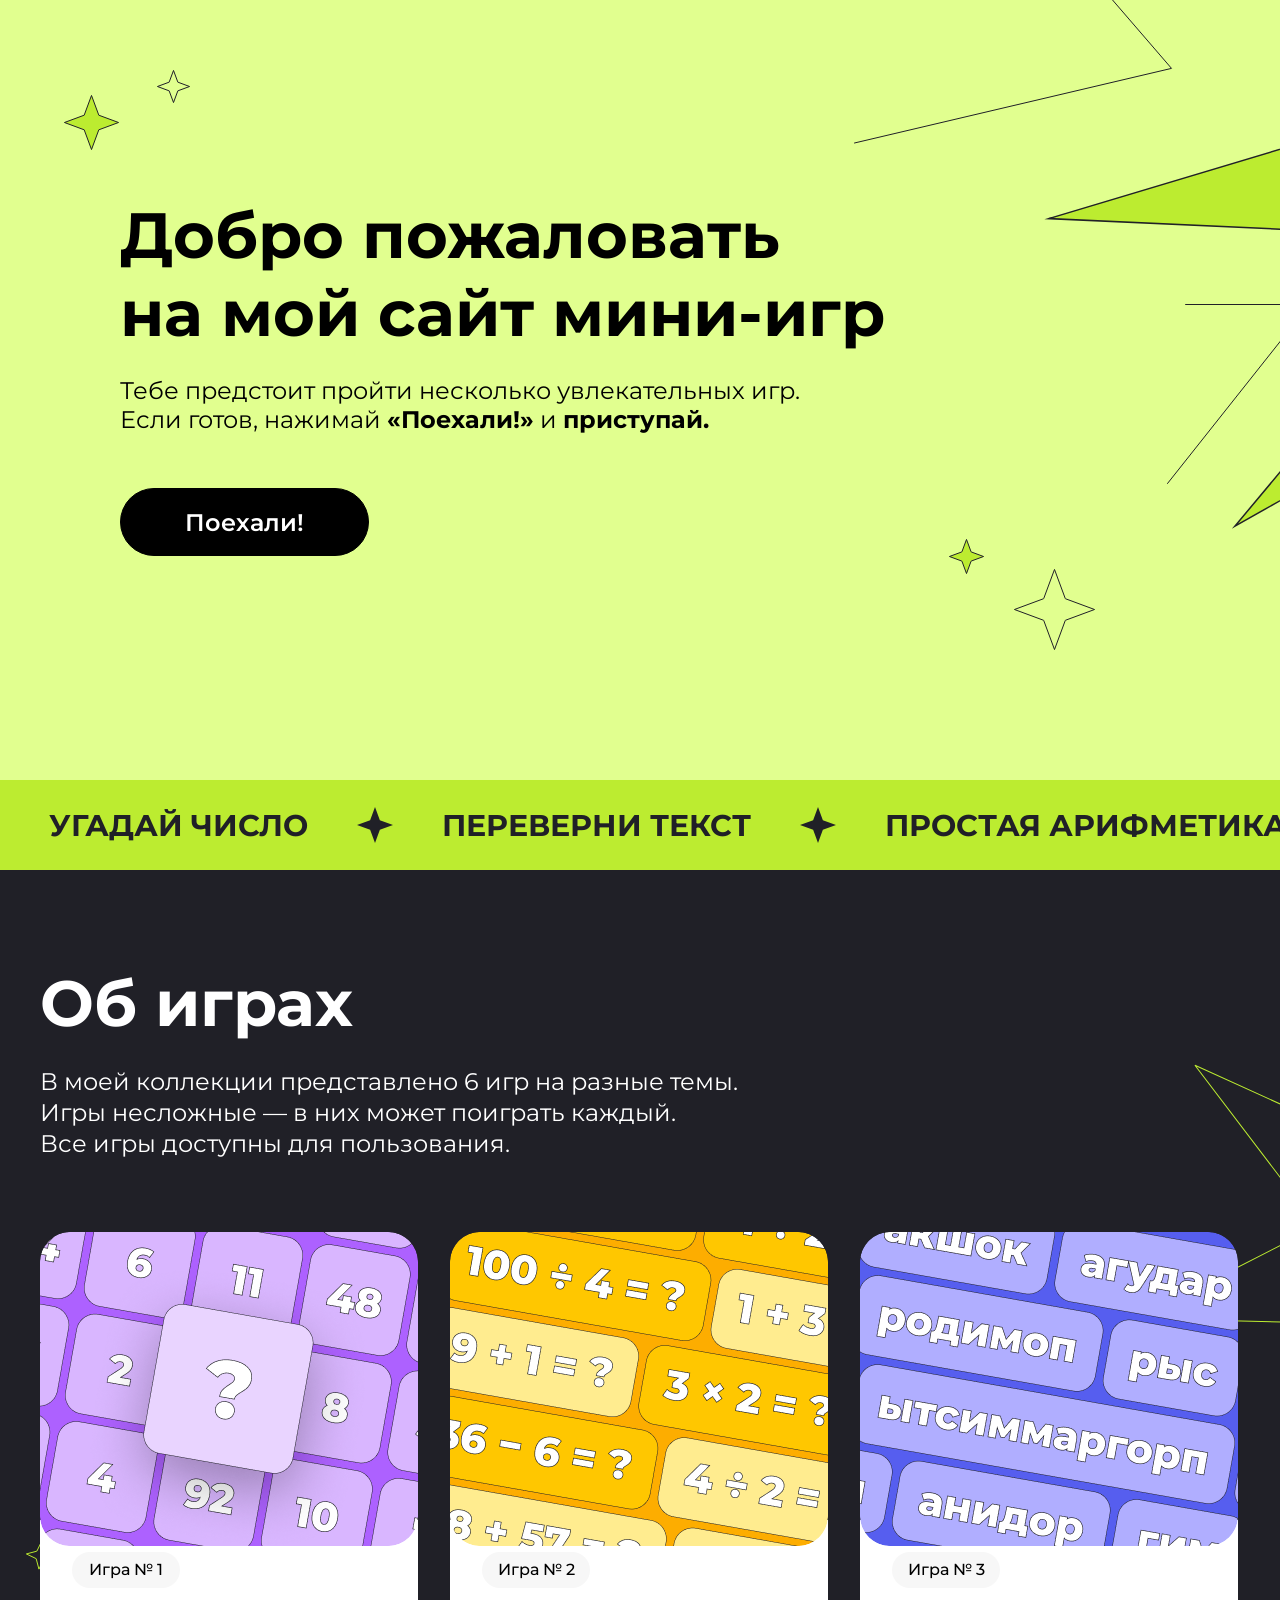
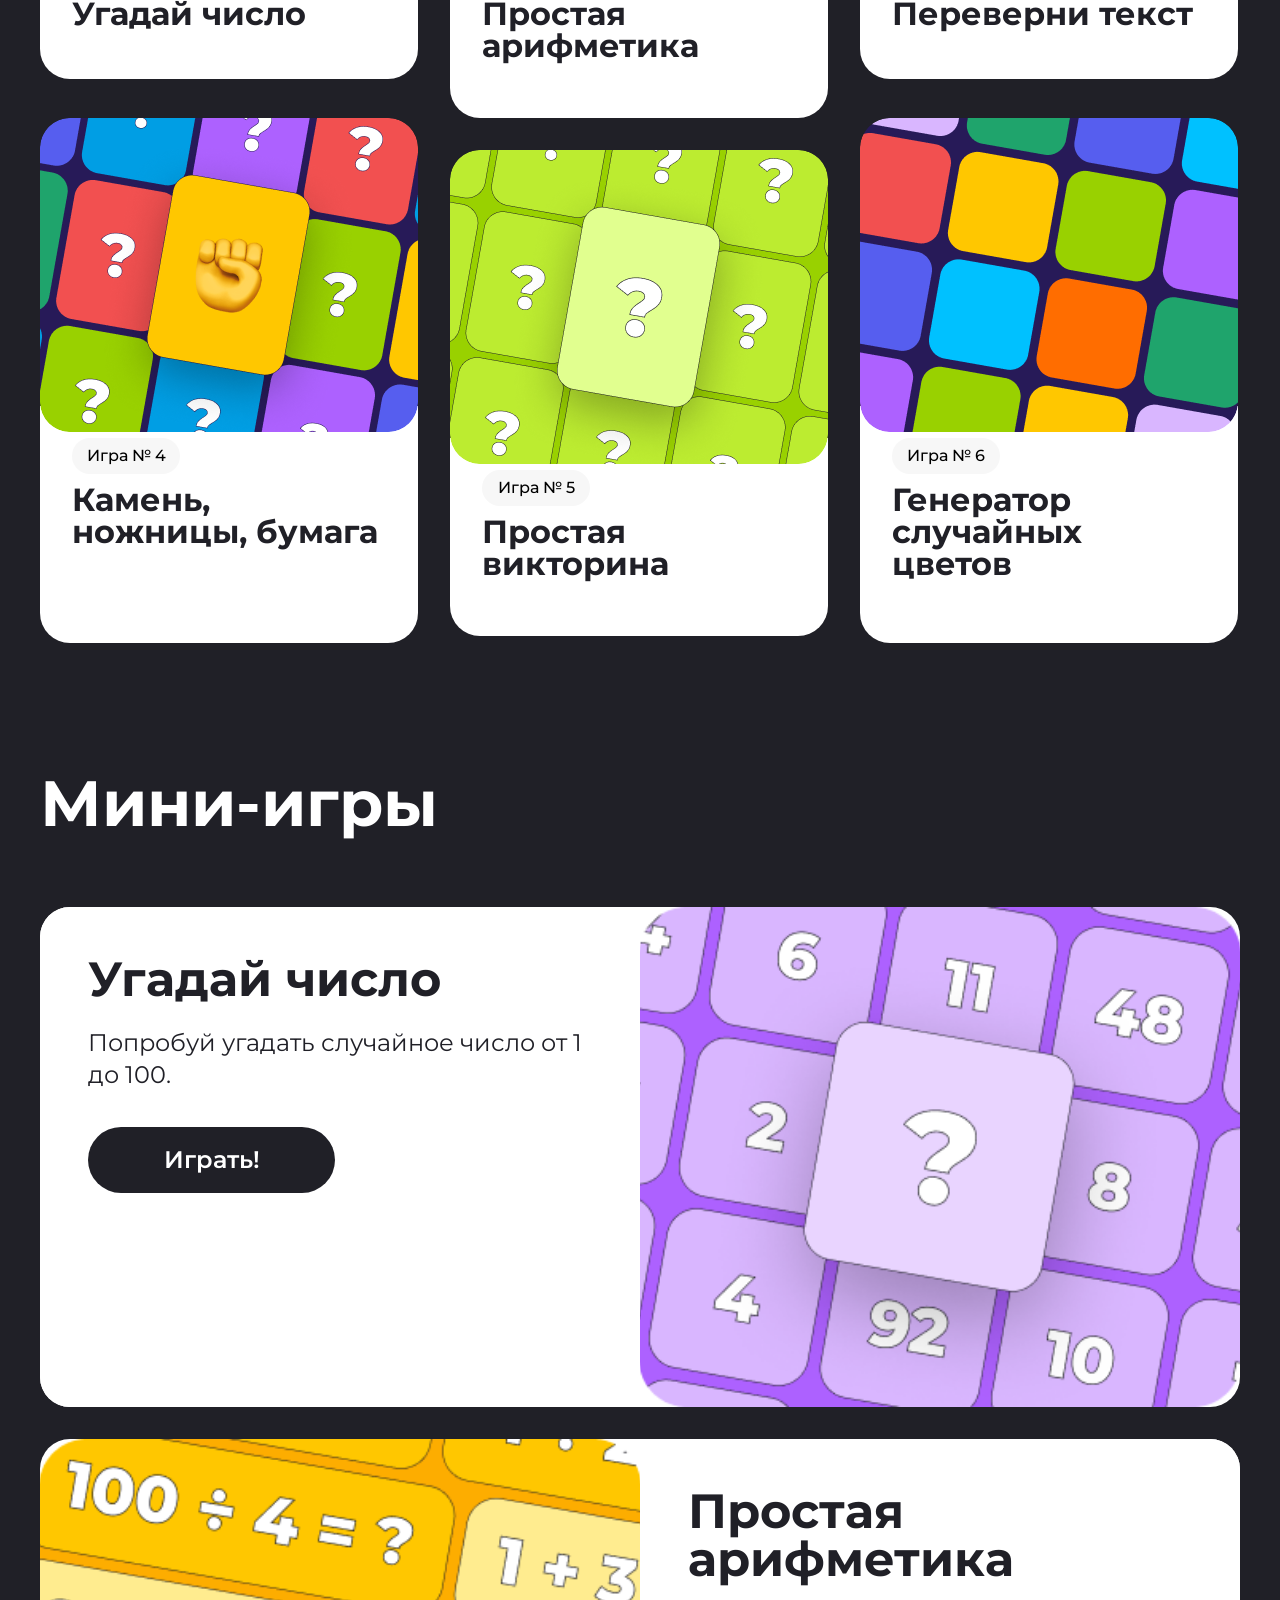
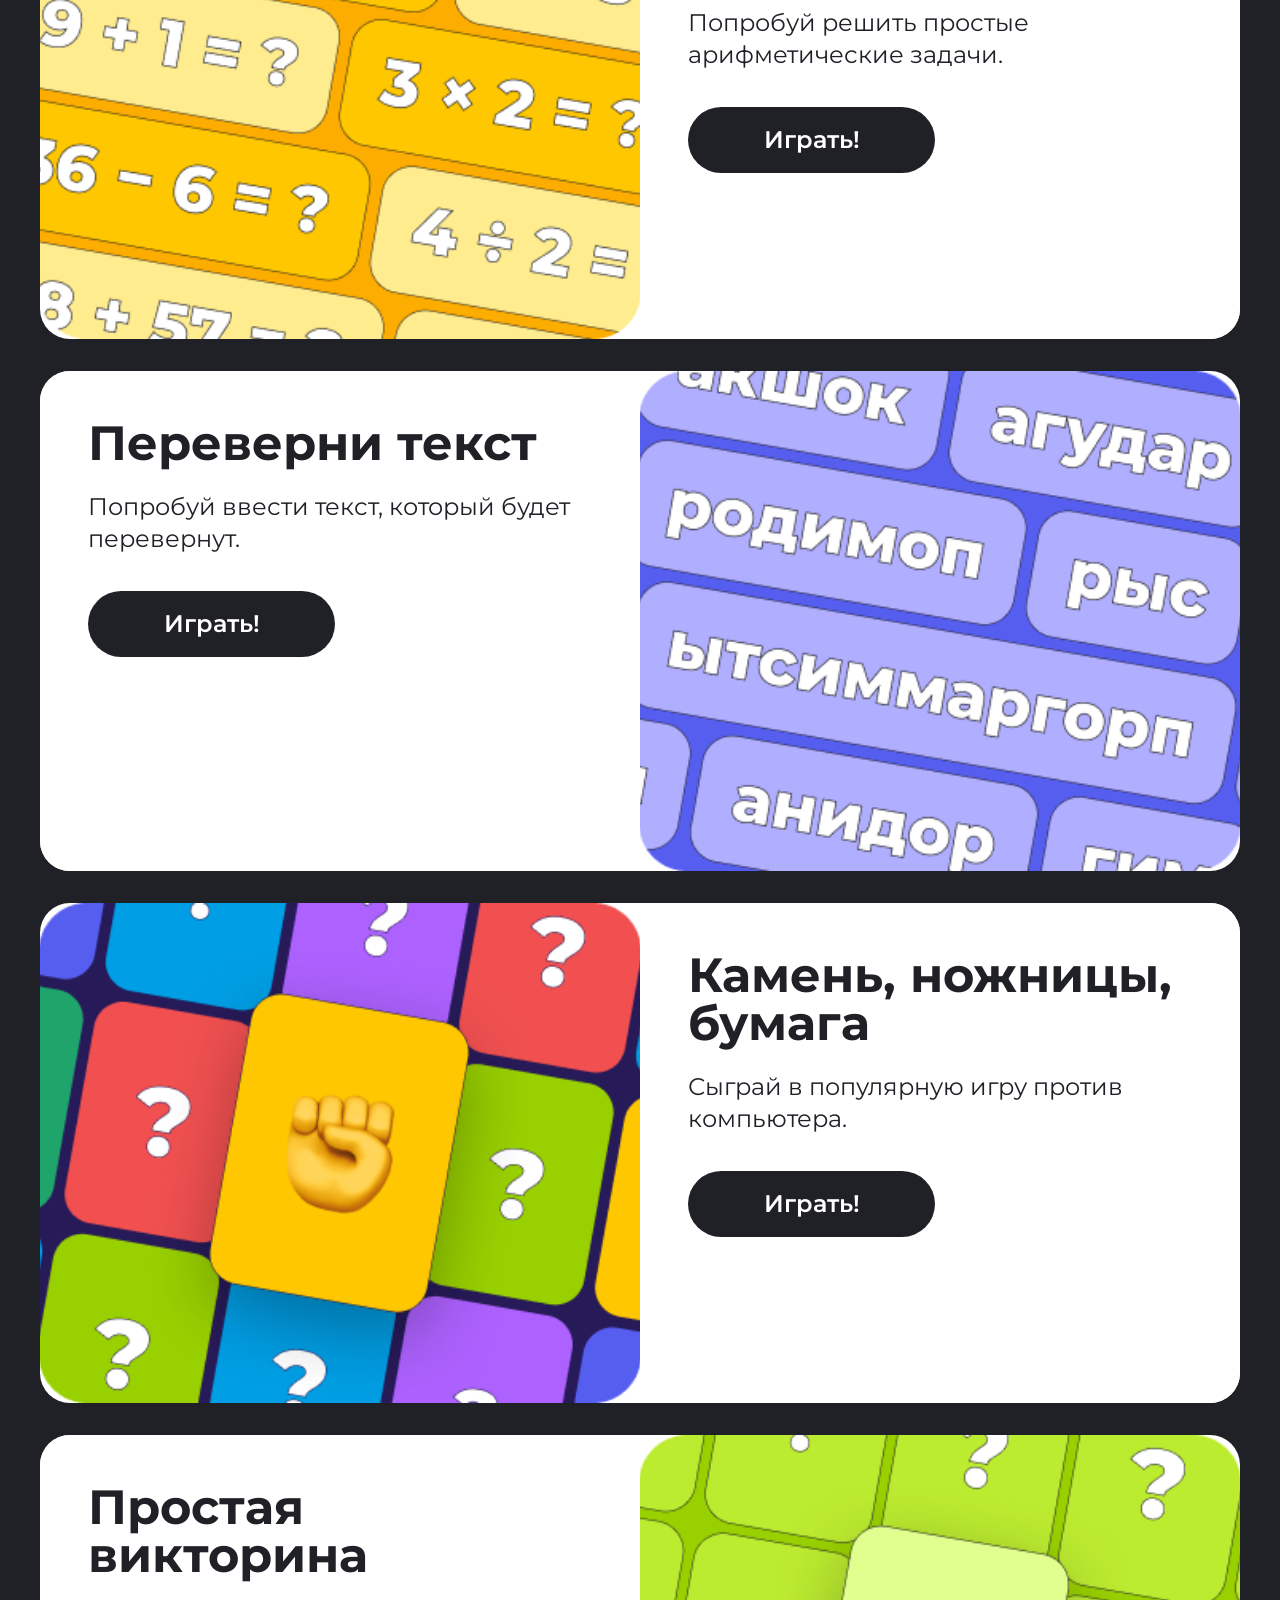
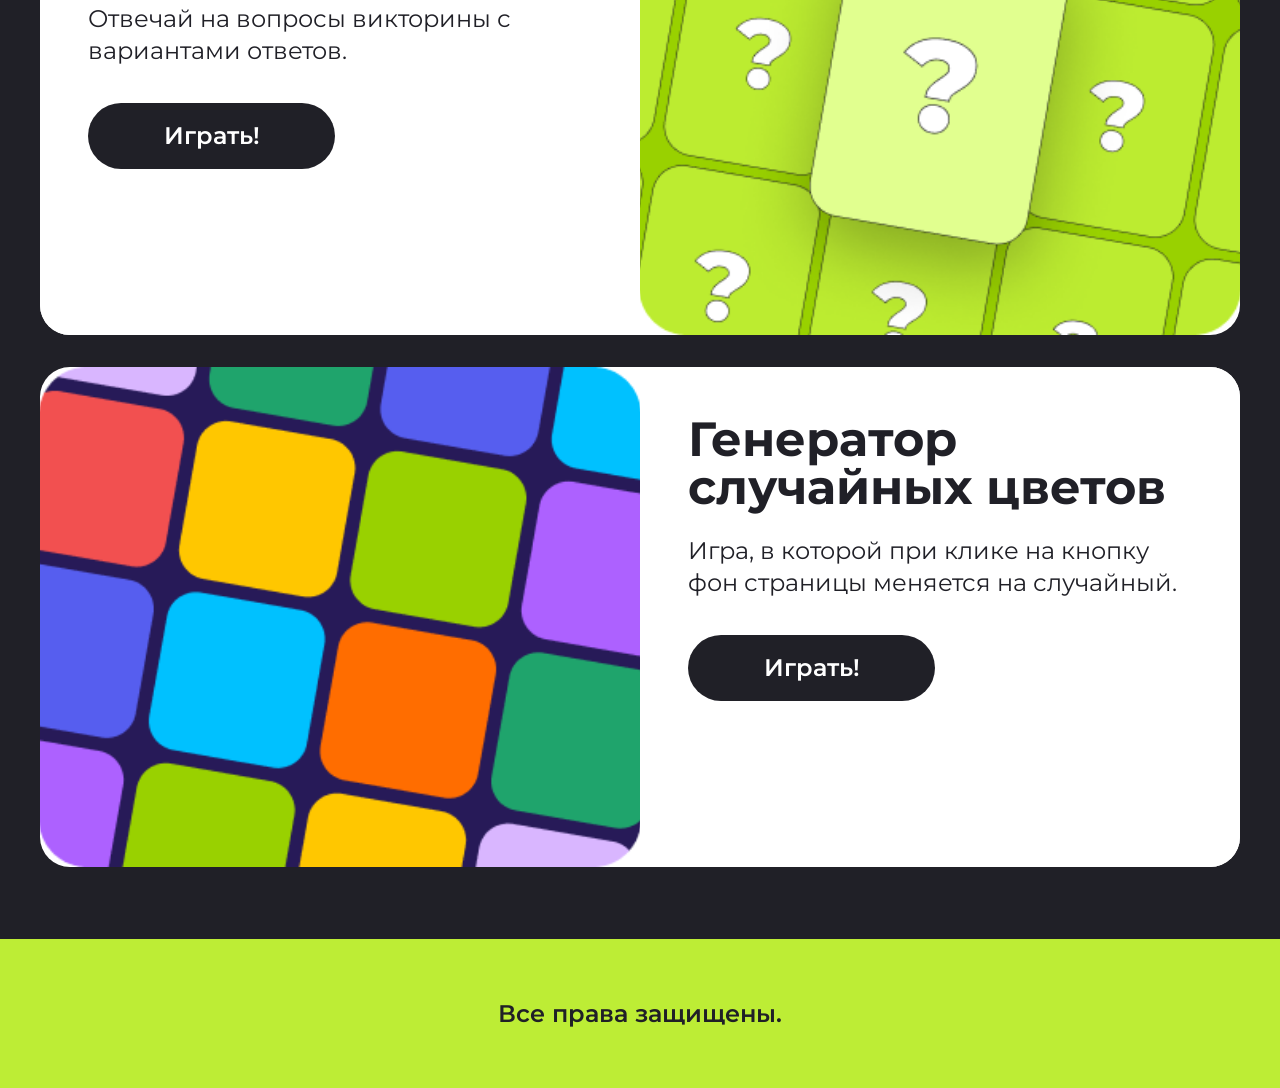
<file: index.html>
<!DOCTYPE html>
<html lang="en">
<head>
<link rel="preconnect" href="https://fonts.googleapis.com">
<link rel="preconnect" href="https://fonts.gstatic.com" crossorigin>
<link href="https://fonts.googleapis.com/css2?family=Montserrat:wght@400;500;600;700&display=swap" rel="stylesheet">
<link rel="stylesheet"  href="style.css">
    <meta charset="UTF-8">
    <meta name="viewport" content="width=device-width, initial-scale=1.0">
    <title>Miniplays</title>
</head>
<body>
    <section class="welcom">
        <h1>Добро пожаловать<br>на мой сайт мини-игр</h1>
        <p>Тебе предстоит пройти несколько увлекательных игр.<br>Если готов, нажимай <strong>«Поехали!»</strong> и <strong>приступай.</strong></p>
        <a href="#games" class="welcom__button">Поехали!</a>
        <svg class="star-1" width="57" height="57" viewBox="0 0 57 57" fill="none" xmlns="http://www.w3.org/2000/svg">
<path d="M35.7285 20.9756L35.8086 21.1914L36.0244 21.2715L55.5586 28.5L36.0244 35.7285L35.8086 35.8086L35.7285 36.0244L28.5 55.5586L21.2715 36.0244L21.1914 35.8086L20.9756 35.7285L1.44043 28.5L20.9756 21.2715L21.1914 21.1914L21.2715 20.9756L28.5 1.44043L35.7285 20.9756Z" fill="#BCEC30" stroke="#202027"/>
</svg>
        <svg class="star-2" width="35" height="35" viewBox="0 0 35 35" fill="none" xmlns="http://www.w3.org/2000/svg">
<path d="M21.7578 12.9473L21.8379 13.1621L22.0527 13.2422L33.5586 17.5L22.0527 21.7578L21.8379 21.8379L21.7578 22.0527L17.5 33.5586L13.2422 22.0527L13.1621 21.8379L12.9473 21.7578L1.44043 17.5L12.9473 13.2422L13.1621 13.1621L13.2422 12.9473L17.5 1.44043L21.7578 12.9473Z" stroke="#202027"/>
</svg>
        <svg class="star-3" width="37" height="37" viewBox="0 0 37 37" fill="none" xmlns="http://www.w3.org/2000/svg">
<path d="M23.0273 13.6768L23.1074 13.8926L23.3232 13.9727L35.5586 18.5L23.3232 23.0273L23.1074 23.1074L23.0273 23.3232L18.5 35.5586L13.9727 23.3232L13.8926 23.1074L13.6768 23.0273L1.44043 18.5L13.6768 13.9727L13.8926 13.8926L13.9727 13.6768L18.5 1.44043L23.0273 13.6768Z" fill="#BCEC30" stroke="#202027"/>
</svg>
        <svg class="star-4" width="83" height="83" viewBox="0 0 83 83" fill="none" xmlns="http://www.w3.org/2000/svg">
<path d="M52.2402 30.4648L52.3193 30.6807L52.5352 30.7598L81.5586 41.5L52.5352 52.2402L52.3193 52.3193L52.2402 52.5352L41.5 81.5586L30.7598 52.5352L30.6807 52.3193L30.4648 52.2402L1.44043 41.5L30.4648 30.7598L30.6807 30.6807L30.7598 30.4648L41.5 1.44043L52.2402 30.4648Z" stroke="#202027"/>
</svg>
        <svg class="star-5" width="413" height="528" viewBox="0 0 413 528" fill="none" xmlns="http://www.w3.org/2000/svg">
<path d="M533.959 48.4061C543.388 51.031 805.793 161.965 805.793 161.965L527.388 191.848L703.271 417.66L455.313 263.412L430.049 524.856L360.161 249.531L127.215 380.493L287.682 188.266L2.90681 175.289L270.58 95.0267L71.6811 -134.041L351.313 -2.49639L415.308 -256.31L444.045 -1.9517L698.758 -177.398L533.959 48.4061Z" fill="#BCEC30" stroke="#202027" stroke-miterlimit="10" stroke-linecap="round"/>
</svg>
        <svg class="vector-1" width="82" height="129" viewBox="0 0 82 129" fill="none" xmlns="http://www.w3.org/2000/svg">
<path d="M56.8884 1.04858L0.729492 59.8133L80.7295 127.049L56.8884 1.04858Z" fill="#BCEC30" stroke="#202027" stroke-linecap="round"/>
</svg>
        <svg class="vector-2" width="319" height="154" viewBox="0 0 319 154" fill="none" xmlns="http://www.w3.org/2000/svg">
<path d="M241.293 -10L317.5 78.3799L0.5 153" stroke="#202027" stroke-linecap="round"/>
</svg>
        <svg class="vector-3" width="144" height="180" viewBox="0 0 144 180" fill="none" xmlns="http://www.w3.org/2000/svg">
<path d="M18.5824 0.5H142.5L0.5 179.5" stroke="#202027" stroke-linecap="round"/>
</svg>
        <svg class="vector-4" width="216" height="420" viewBox="0 0 216 420" fill="none" xmlns="http://www.w3.org/2000/svg">
<path d="M0.5 79.8677L114.26 0.822235L220.382 418.822" stroke="#202027" stroke-linecap="round"/>
</svg>
    </section>

    <section class="ticker">
        <div class="ticker__content">
            <span>Угадай число</span>
            <svg width="36" height="36" viewBox="0 0 36 36" fill="none" xmlns="http://www.w3.org/2000/svg"><path d="M18 0L22.8616 13.1384L36 18L22.8616 22.8616L18 36L13.1384 22.8616L0 18L13.1384 13.1384L18 0Z" fill="#202027"/></svg>
            <span>Переверни текст</span>
            <svg width="36" height="36" viewBox="0 0 36 36" fill="none" xmlns="http://www.w3.org/2000/svg"><path d="M18 0L22.8616 13.1384L36 18L22.8616 22.8616L18 36L13.1384 22.8616L0 18L13.1384 13.1384L18 0Z" fill="#202027"/></svg>
            <span>Простая арифметика</span>
            <svg width="36" height="36" viewBox="0 0 36 36" fill="none" xmlns="http://www.w3.org/2000/svg"><path d="M18 0L22.8616 13.1384L36 18L22.8616 22.8616L18 36L13.1384 22.8616L0 18L13.1384 13.1384L18 0Z" fill="#202027"/></svg>
            <span>Камень, ножницы, бумага</span>
            <svg width="36" height="36" viewBox="0 0 36 36" fill="none" xmlns="http://www.w3.org/2000/svg"><path d="M18 0L22.8616 13.1384L36 18L22.8616 22.8616L18 36L13.1384 22.8616L0 18L13.1384 13.1384L18 0Z" fill="#202027"/></svg>
            <span>Генератор случайных цветов</span>
            <svg width="36" height="36" viewBox="0 0 36 36" fill="none" xmlns="http://www.w3.org/2000/svg"><path d="M18 0L22.8616 13.1384L36 18L22.8616 22.8616L18 36L13.1384 22.8616L0 18L13.1384 13.1384L18 0Z" fill="#202027"/></svg>
        </div>
    </section>

    <section class="games" id="games">
        <svg class="star__1" width="32" height="32" viewBox="0 0 32 32" fill="none" xmlns="http://www.w3.org/2000/svg">
<path d="M19.7299 11.9161L19.7892 12.1375L19.9965 12.2377L29.7633 16.9489L19.282 19.7301L19.0596 19.7894L18.9593 19.9966L14.2472 29.7633L11.467 19.2821L11.4077 19.0597L11.2015 18.9596L1.43379 14.2474L11.9159 11.4672L12.1374 11.4079L12.2375 11.2016L16.9487 1.43382L19.7299 11.9161Z" stroke="#BCEC30"/>
</svg>
        <svg class="star__2" width="55" height="55" viewBox="0 0 55 55" fill="none" xmlns="http://www.w3.org/2000/svg">
<path d="M34.7319 20.6643L34.7912 20.8867L34.9985 20.986L52.916 29.6302L33.6877 34.7322L33.4652 34.7914L33.365 34.9987L24.7208 52.9162L19.6188 33.6878L19.5605 33.4655L19.3533 33.3653L1.43475 24.7209L20.6641 19.619L20.8865 19.5608L20.9857 19.3534L29.63 1.43493L34.7319 20.6643Z" stroke="#BCEC30"/>
</svg>
        <svg class="star__3" width="458" height="567" viewBox="0 0 458 567" fill="none" xmlns="http://www.w3.org/2000/svg">
<path d="M311.161 184.877L311.375 185.435L311.886 185.126L479.433 83.8167L380.124 252.557L379.822 253.073L380.382 253.28L564.052 321.108L370.208 348.674L369.616 348.758L369.804 349.326L431.289 535.215L288.879 400.849L288.444 400.439L288.117 400.94L181.119 564.91L197.378 369.793L197.429 369.197L196.833 369.254L1.92162 387.833L164.61 278.892L165.107 278.56L164.691 278.129L28.6394 137.326L215.247 196.597L215.817 196.778L215.894 196.186L241.151 2.02592L311.161 184.877Z" stroke="#BCEC30"/>
</svg>

        <h2 class="games__title-desktop">Об играх</h2>
        <h2 class="games__title-mobile">Мини-игры</h2>
        <p class="games__text-desktop">В моей коллекции представлено 6 игр на разные темы.<br>Игры несложные — в них может поиграть каждый.<br>Все игры доступны для пользования.</p>
    <div class="games__cards">
        <a class="games__card" href="#game-1">
        <img src="images/cards1.png" alt="">
        <div class="games__card-content">
                <p class="games__card-number">Игра № 1</p>
                <h3>Угадай число</h3>
                <p class="games__card-description">Попробуй угадать случайное число от 1 до 100.</p>
                <button class="games__card-button">Играть!</button>
        </div>
        </a>
        <a class="games__card" href="#game-2">
        <img src="images/cards2.png" alt="">
        <div class="games__card-content">
                <p class="games__card-number">Игра № 2</p>
                <h3>Простая арифметика</h3>
                <p class="games__card-description">Попробуй решить простые арифметические задачи.</p>
                <button class="games__card-button">Играть!</button>
        </div>
        </a>
        <a class="games__card" href="#game-3">
        <img src="images/cards3.png" alt="">
        <div class="games__card-content">
                <p class="games__card-number">Игра № 3</p>
                <h3>Переверни текст</h3>
                <p class="games__card-description">Попробуй ввести текст, который будет перевернут.</p>
                <button class="games__card-button">Играть!</button>
        </div>
        </a>
        <a class="games__card" href="#game-4">
        <img src="images/cards4.png" alt="">
        <div class="games__card-content">
                <p class="games__card-number">Игра № 4</p>
                <h3>Камень, ножницы, бумага</h3>
                <p class="games__card-description">Сыграй в популярную игру против компьютера.</p>
                <button class="games__card-button">Играть!</button>
        </div>
        </a>
        <a class="games__card" href="#game-5">
        <img src="images/cards5.png" alt="">
        <div class="games__card-content">
                <p class="games__card-number">Игра № 5</p>
                <h3>Простая викторина</h3>
                <p class="games__card-description">Отвечай на вопросы викторины с вариантами ответов.</p>
                <button class="games__card-button">Играть!</button>
        </div>
        </a>
        <a class="games__card" href="#game-6">
        <img src="images/cards6.png" alt="">
        <div class="games__card-content">
                <p class="games__card-number">Игра № 6</p>
                <h3>Генератор случайных цветов</h3>
                <p class="games__card-description">Игра, в которой при клике на кнопку фон страницы меняется на случайный.</p>
                <button class="games__card-button">Играть!</button>
        </div>
        </a>
    </div>
  </section>

  <section class="mini-games">
  <h2>Мини-игры</h2>
  <svg class="mini-games__star-1" width="35" height="35" viewBox="0 0 35 35" fill="none" xmlns="http://www.w3.org/2000/svg">
<path d="M22.2469 13.4283L22.2998 13.6524L22.5041 13.7585L33.446 19.4276L21.4491 22.2469L21.2251 22.2997L21.119 22.504L15.4488 33.4458L12.6306 21.449L12.5777 21.225L12.3734 21.1189L1.43062 15.4486L13.4284 12.6305L13.6524 12.5776L13.7585 12.3734L19.4278 1.43043L22.2469 13.4283Z" stroke="#BCEC30"/>
</svg>

<svg class="mini-games__star-2" width="69" height="69" viewBox="0 0 69 69" fill="none" xmlns="http://www.w3.org/2000/svg">
<path d="M43.9327 26.0287L43.991 26.251L44.1982 26.3512L67.1165 37.4068L42.5217 43.9326L42.2993 43.9909L42.2001 44.1982L31.1435 67.1164L24.6187 42.5216L24.5595 42.2992L24.3522 42.2L1.434 31.1434L26.0287 24.6186L26.2512 24.5593L26.3514 24.3521L37.407 1.43385L43.9327 26.0287Z" stroke="#BCEC30"/>
</svg>

<svg class="mini-games__star-3" width="69" height="69" viewBox="0 0 69 69" fill="none" xmlns="http://www.w3.org/2000/svg">
<path d="M43.3496 25.3555L43.4287 25.5713L43.6445 25.6504L67.5586 34.5L43.6445 43.3496L43.4287 43.4287L43.3496 43.6445L34.5 67.5586L25.6504 43.6445L25.5713 43.4287L25.3555 43.3496L1.44043 34.5L25.3555 25.6504L25.5713 25.5713L25.6504 25.3555L34.5 1.44043L43.3496 25.3555Z" stroke="#BCEC30"/>
</svg>

<svg class="mini-games__star-4" width="41" height="41" viewBox="0 0 41 41" fill="none" xmlns="http://www.w3.org/2000/svg">
<path d="M25.5684 15.1367L25.6475 15.3525L25.8633 15.4316L39.5586 20.5L25.8633 25.5684L25.6475 25.6475L25.5684 25.8633L20.5 39.5586L15.4316 25.8633L15.3525 25.6475L15.1367 25.5684L1.44043 20.5L15.1367 15.4316L15.3525 15.3525L15.4316 15.1367L20.5 1.44043L25.5684 15.1367Z" stroke="#BCEC30"/>
</svg>
  <div class="mini-games__cards">

    <article class="mini-games__card" id="game-1">
      <img src="images/cards1.png" alt="">
      <div class="mini-games__card-content">
        <h3>Угадай число</h3>
        <p>Попробуй угадать случайное число от 1 до 100.</p>
        <button class="mini-games__card-button" onclick="startGuessGame()">Играть!</button>
      </div>
    </article>

    <article class="mini-games__card" id="game-2">
      <img src="images/cards2.png" alt="">
      <div class="mini-games__card-content">
        <h3>Простая арифметика</h3>
        <p>Попробуй решить простые арифметические задачи.</p>
        <button class="mini-games__card-button" onclick="startMathGame()">Играть!</button>
      </div>
    </article>

    <article class="mini-games__card" id="game-3">
      <img src="images/cards3.png" alt="">
      <div class="mini-games__card-content">
        <h3>Переверни текст</h3>
        <p>Попробуй ввести текст, который будет перевернут.</p>
        <button class="mini-games__card-button" onclick="startReverseGame()">Играть!</button>
      </div>
    </article>

    <article class="mini-games__card" id="game-4">
      <img src="images/cards4.png" alt="">
      <div class="mini-games__card-content">
        <h3>Камень, ножницы, бумага</h3>
        <p>Сыграй в популярную игру против компьютера.</p>
        <button class="mini-games__card-button">Играть!</button>
      </div>
    </article>

    <article class="mini-games__card" id="game-5">
      <img src="images/cards5.png" alt="">
      <div class="mini-games__card-content">
        <h3>Простая викторина</h3>
        <p>Отвечай на вопросы викторины с вариантами ответов.</p>
        <button class="mini-games__card-button" onclick="startQuiz()">Играть!</button>
      </div>
    </article>

    <article class="mini-games__card" id="game-6">
      <img src="images/cards6.png" alt="">
      <div class="mini-games__card-content">
        <h3>Генератор случайных цветов</h3>
        <p>Игра, в которой при клике на кнопку фон страницы меняется на случайный.</p>
        <button class="mini-games__card-button">Играть!</button>
      </div>
    </article>

  </div>
</section>

<footer class="footer">
  <p>Все права защищены.</p>
</footer>
<script src="hw-6.js"></script>
</body>
</html>
</file>
<file: style.css>
* {
    margin: 0;
    padding: 0;
}

body {
  overflow-x: hidden;
}

html {
  scroll-behavior: smooth;
}

.welcom {
    box-sizing: border-box;
    background: rgba(225, 255, 143, 1);
    padding-left: 120px;
    padding-top: 196px;
    position: relative;
    height: 780px;
    overflow: hidden
}

.welcom h1 {
    font-family: 'Montserrat', sans-serif;
    font-weight: 700;
    font-size: 64px;
    width: 769px;
    height: 156px;
}

.welcom p {
    font-family: 'Montserrat', sans-serif;
    font-size: 24px;
    width: 720px;
    height: 64px;
    margin-top: 24px;
}

.welcom__button {
    font-family: 'Montserrat', sans-serif;
    display: flex;
    align-items: center;
    justify-content: center;
    text-decoration: none;
    width: 247px;
    height: 66px;
    border-radius: 60px;
    border: 1px solid black;
    background: black;
    color: white;
    width: 117;
    height: 34;
    font-weight: 600;
    font-size: 24px;
    margin-top: 48px;
    transition: 0.3s;
}

.welcom__button:hover {
    background: white;
    color: black;
}

.welcom .star-1 {
    position: absolute;
    top: 94px;
    left: 63px;
}

.welcom .star-2 {
    position: absolute;
    top: 69px;
    left: 156px;
}

.welcom .star-3 {
    position: absolute;
    top: 538px;
    left: 948px;
}

.welcom .star-4 {
    position: absolute;
    top: 568px;
    left: 1013px;
}

.welcom .star-5 {
    position: relative;
    overflow: hidden;
    width: 749.55px;
    height: 791.06px;
    top: -600px;
    left: 858.75px;
}

.vector-1 {
    position: absolute;
    width: 80;
    height: 126;
    top: 648px;
    left: 1427px;
}

.vector-2 {
    position: absolute;
    width: 317;
    height: 163;
    top: -10px;
    left: 854px;
}

.vector-3 {
    position: absolute;
    width: 142;
    height: 179;
    top: 304px;
    left: 1167px;
}
.vector-4 {
    position: absolute;
    width: 219.9;
    height: 418;
    top: 489px;
    left: 1425px;
}

.games {
    box-sizing: border-box;
    background: rgba(32, 32, 39, 1);
    position: relative;
    padding-left: max(calc((100% - 1200px) / 2), 24px);
    padding-right: max(calc((100% - 1200px) / 2), 24px);
    padding-top: 94px;
}

.games h2 {
    font-family: 'Montserrat', sans-serif;
    font-weight: 700;
    font-size: 64px;
    color: rgba(255, 255, 255, 1);
}

.games__title-mobile {
  display: none;
}

.games > p {
    font-family: 'Montserrat', sans-serif;
    font-weight: 400;
    font-size: 24px;
    line-height: 130%;
    color: rgba(255, 255, 255, 1);
    margin-top: 24px;
}

.games__cards {
    display: grid;
    grid-template-columns: repeat(3, 378px);
    gap: 32px;
    margin-top: 72px;
    align-items: start;
}

.games__card {
    display: block;
    flex-direction: column;
    height: 100%; 
    width: 378px;
    text-decoration: none;
    color: black;
    transition: 0.3s;
    position: relative;
    z-index: 2;
}

.games__card:hover {
    transform: scale(1.05);
}

.games__card:nth-child(4),
.games__card:nth-child(6) {
    transform: translateY(-32px);
}

.games__card:nth-child(4):hover,
.games__card:nth-child(6):hover {
    transform: translateY(-32px) scale(1.05);
}

.games__card:nth-child(1) .games__card-content,
.games__card:nth-child(3) .games__card-content {
    height: 159px;
}

.games__card:nth-child(2) .games__card-content,
.games__card:nth-child(5) .games__card-content {
    height: 198px;
}

.games__card:nth-child(4) .games__card-content,
.games__card:nth-child(6) .games__card-content {
    height: 237px;
}

.games__card img {
    width: 378px;
    height: 314px;
    border-radius: 30px;
}

.games__card-content {
    flex: 1;
    display: flex;
    flex-direction: column;
    width: 378px;
    box-sizing: border-box;
    gap: 10px;
    border-radius: 0 0 30px 30px;
    padding-top: 32px;
    padding-right: 32px;
    padding-bottom: 36px;
    padding-left: 32px;
    background: white;
    margin-top: -30px;
}

.games__card-content p {
    font-family: 'Montserrat', sans-serif;
    font-weight: 500;
    font-size: 16px;
    line-height: 110%;
}

.games__card-content h3 {
    font-family: 'Montserrat', sans-serif;
    font-weight: 700;
    font-size: 32px;
    line-height: 100%;
    letter-spacing: 0;
    color: rgba(32, 32, 39, 1);
}

.games__card-number {
    width: 108px;
    height: 36px;
    border-radius: 52.58px;
    font-family: 'Montserrat', sans-serif;
    font-weight: 500;
    font-size: 16px;
    background: rgba(247, 247, 247, 1);
    display: flex;
    align-items: center;
    justify-content: center;
}

.games__card-description,
.games__card-button {
  display: none;
}

.games .star__1 {
    position: absolute;
    width: 31.34px;
    height: 31.34px;
    top: 670px;
    left: 25px;
    z-index: 1;
}

.games .star__2 {
    position: absolute;
    width: 54.6px;
    height: 54.6px;
    top: 722px;
    left: 40px;
    z-index: 1;
}

.games .star__3 {
    position: absolute;
    width: 584.72px;
    height: 584.72px;
    top: 77px;
    left: 1090px;
    transform: rotate(6.77deg);
}

.mini-games {
  box-sizing: border-box;
  background: rgba(32, 32, 39, 1);
  padding-left: max(calc((100% - 1200px) / 2), 24px);
  padding-right: max(calc((100% - 1200px) / 2), 24px);
  padding-top: 96px;
  padding-bottom: 72px;
}

.mini-games h2 {
  font-family: 'Montserrat', sans-serif;
  font-weight: 700;
  font-size: 64px;
  color: white;
  line-height: 100%;
}

.mini-games__cards {
  display: flex;
  flex-direction: column;
  gap: 32px;
  margin-top: 72px;
}

.mini-games__card {
  display: flex;
  width: 1200px;
  border-radius: 30px;
  overflow: hidden;
  background: white;
}

.mini-games__card:nth-child(odd) {
  flex-direction: row-reverse;
}

.mini-games__card img {
  width: 600px;
  height: 500px;
  object-fit: cover;
}

.mini-games__card-content {
  box-sizing: border-box;
  width: 600px;
  padding: 48px;
  background: white;
  display: flex;
  flex-direction: column;
  align-items: flex-start;
}

.mini-games__card-content h3 {
  font-family: 'Montserrat', sans-serif;
  font-weight: 700;
  font-size: 48px;
  line-height: 100%;
  color: rgba(32, 32, 39, 1);
}

.mini-games__card-content p {
  font-family: 'Montserrat', sans-serif;
  font-weight: 400;
  font-size: 24px;
  line-height: 32px;
  color: rgba(32, 32, 39, 1);
  margin-top: 24px;
}

.mini-games__card-button {
  font-family: 'Montserrat', sans-serif;
  font-weight: 600;
  font-size: 24px;
  color: white;
  background: rgba(32, 32, 39, 1);
  width: 247px;
  height: 66px;
  border-radius: 60px;
  border: none;
  margin-top: 36px;
  cursor: pointer;
  transition: 0.3s;
}

.mini-games__card-button:hover {
  background: white;
  color: black;
  border: 1px solid black;
}

.footer {
  background: rgba(189, 237, 53, 1);
  padding: 60px 0;
  text-align: center;
}

.footer p {
  font-family: 'Montserrat', sans-serif;
  font-weight: 600;
  font-size: 24px;
  color: rgba(32, 32, 39, 1);
}

.mini-games {
  position: relative;
  overflow: hidden; 
}

.mini-games__star-1 {
  position: absolute;
  top: 110px;
  left: 1477px;
  transform: rotate(-7.08deg);
}

.mini-games__star-2 {
  position: absolute;
  top: 140px;
  left: 1520px;
  transform: rotate(-5.45deg);
}

.mini-games__star-3 {
  position: absolute;
  top: 3350px;
  left: 1519px;
}

.mini-games__star-4 {
  position: absolute;
  top: 3400px;
  left: 1449px;
}

.ticker {
  display: block;
  width: 100%;
  box-sizing: border-box;
  background: rgba(188, 236, 48, 1);
  padding: 27px 0;
  overflow: hidden;
  white-space: nowrap;
}

.ticker__content {
  display: inline-flex;
  align-items: center;
  gap: 49px;
  font-family: 'Montserrat', sans-serif;
  font-weight: 700;
  font-size: 30px;
  line-height: 110%;
  letter-spacing: 4%;
  text-transform: uppercase;
  color: rgba(32, 32, 39, 1);
  padding-left: 49px; 
}

@media (max-width: 767px) {
  .games {
    display: none;
  }

  .welcom {
    padding-top: 147px;
    padding-left: 57px;
    padding-right: 57px;
    padding-bottom: 180px;
  }

  .welcom h1 {
    width: auto;
    height: auto;
    font-size: 40px;
    line-height: 100%;
    text-align: center;
  }

  .welcom p {
    width: auto;
    height: auto;
    font-size: 16px;
    line-height: 100%;
    text-align: center;
  }

  .welcom__button {
    width: auto;
    height: auto;
    font-size: 16px;
    padding: 16px 28px;
    margin-top: 36px;
    margin-left: auto;
    margin-right: auto;
  }

  .welcom .star-1 {
    width: 35px;
    height: 35px;
    top: 97px;
    left: 38px;
  }

  .welcom .star-2 {
    width: 21px;
    height: 21px;
    top: 64px;
    left: 92px;
  }

  .welcom .star-3 {
    width: 18px;
    height: 18px;
    top: 557px;
    left: 273px;
  }

  .welcom .star-4 {
    width: 39px;
    height: 41px;
    top: 580px;
    left: 304px;
  }

  .welcom .star-5 {
    position: absolute;
    width: 223px;
    height: 238px;
    top: -103px;
    left: 188px;
    transform: rotate(-108.68deg);
  }

  .welcom .vector-1,
  .welcom .vector-2,
  .welcom .vector-3,
  .welcom .vector-4 {
    display: none;
  }

  .games {
    padding-top: 48px;
    padding-left: 16px;
    padding-right: 16px;
    padding-bottom: 48px;
  }

  .games h2 {
    font-size: 40px;
  }

  .games > p {
    font-size: 16px;
  }

  .games__cards {
    grid-template-columns: 1fr;
    gap: 24px;
    margin-top: 48px;
  }

  .games__card {
    width: 100%;
  }

  .games__card img {
    width: 100%;
    height: auto;
  }

  .games__card-content {
    width: 100%;
  }

  .games__card:nth-child(4),
  .games__card:nth-child(6) {
    transform: none;
  }

  .games__card:nth-child(4):hover,
  .games__card:nth-child(6):hover {
    transform: scale(1.02);
  }

  .games .star__1,
  .games .star__2,
  .games .star__3 {
    display: none;
  }

  .games__title-desktop {
    display: none;
  }

  .games__text-desktop {
    display: none;
  }

  .games__title-mobile {
    display: block;
  }
  
  .games__card-number {
    display: none;
  }
  
  .games__card-description {
    display: block;
    font-size: 16px;
    line-height: 100%;
    font-family: Montserrat;
    font-weight: 400;
  }
  
  .games__card-button {
    display: block;
    width: 100%;
    height: 55px;
    border-radius: 60px;
    border: none;
    background: #202027;
    color: white;
    font-family: 'Montserrat', sans-serif;
    font-weight: 600;
    font-size: 16px;
    margin-top: 32px;
    cursor: pointer;
  }
  
  .games__card-content {
    padding-top: 55px;
    gap: 16px;
  }

   .mini-games {
    padding: 48px 16px;
  }

  .mini-games h2 {
    font-size: 40px;
    margin-bottom: 48px;
  }

  .mini-games__cards {
    gap: 24px;
  }

  .mini-games__card {
    flex-direction: column !important;
    width: 100%;
    border-radius: 30px;
  }

  .mini-games__card img {
    width: 100%;
    height: 285px;
    object-fit: cover;
    border-radius: 30px 30px 0 0;
  }

  .mini-games__card-content {
    width: 100%;
    padding: 29px 29px 32px 29px;
    gap: 16px;
    border-radius: 0 0 30px 30px;
    margin-top: -10px;
    align-items: flex-start;
  }

  .mini-games__card-content h3 {
    font-size: 32px;
  }

  .mini-games__card-content p {
    font-size: 16px;
    line-height: 100%;
    margin-top: 0;
  }

  .mini-games__card-button {
    width: 285px;
    max-width: 100%;
    height: 55px;
    font-size: 16px;
    margin-top: 32px;
    padding: 16px 28px;
    border-radius: 60px;
  }

  .mini-games__star-1,
  .mini-games__star-2,
  .mini-games__star-3,
  .mini-games__star-4 {
    display: none; 
  }

  .footer {
    padding: 40px 0;
  }

  .footer p {
    font-size: 16px;
  }
}
</file>
